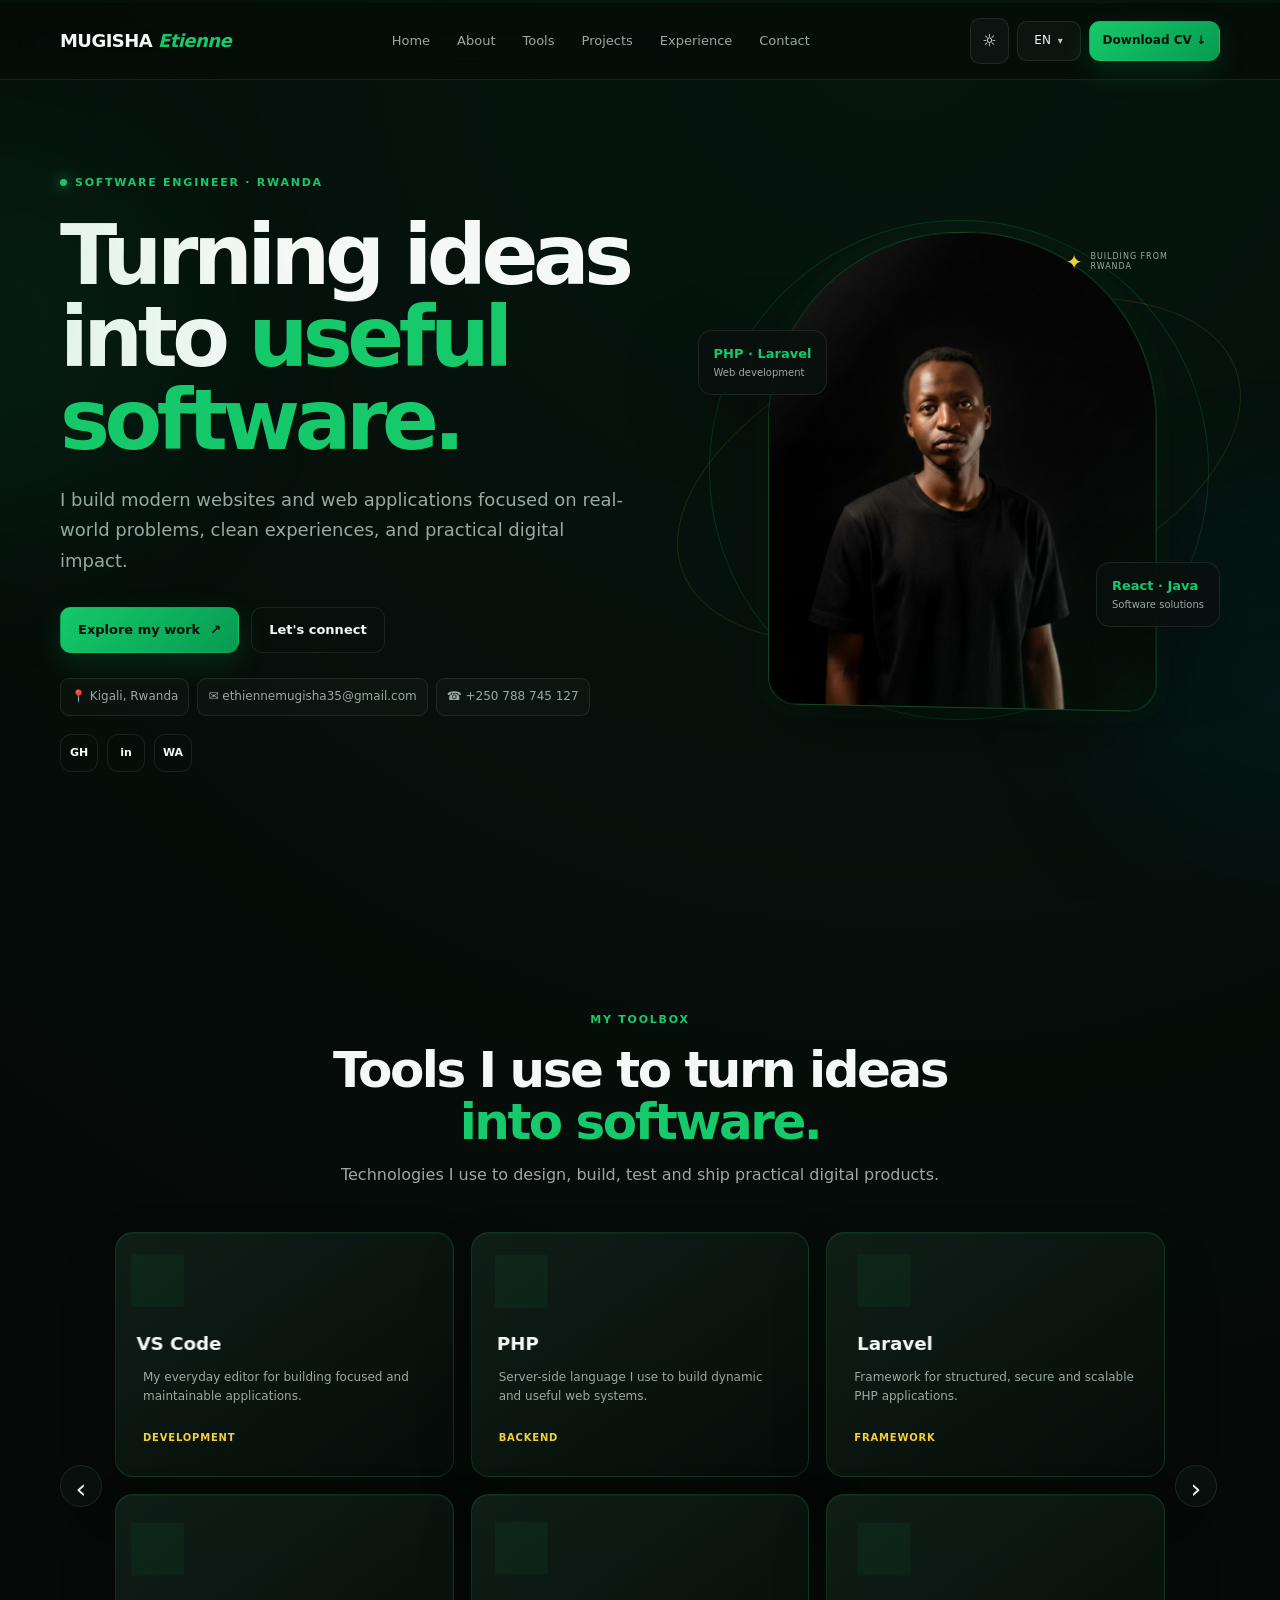
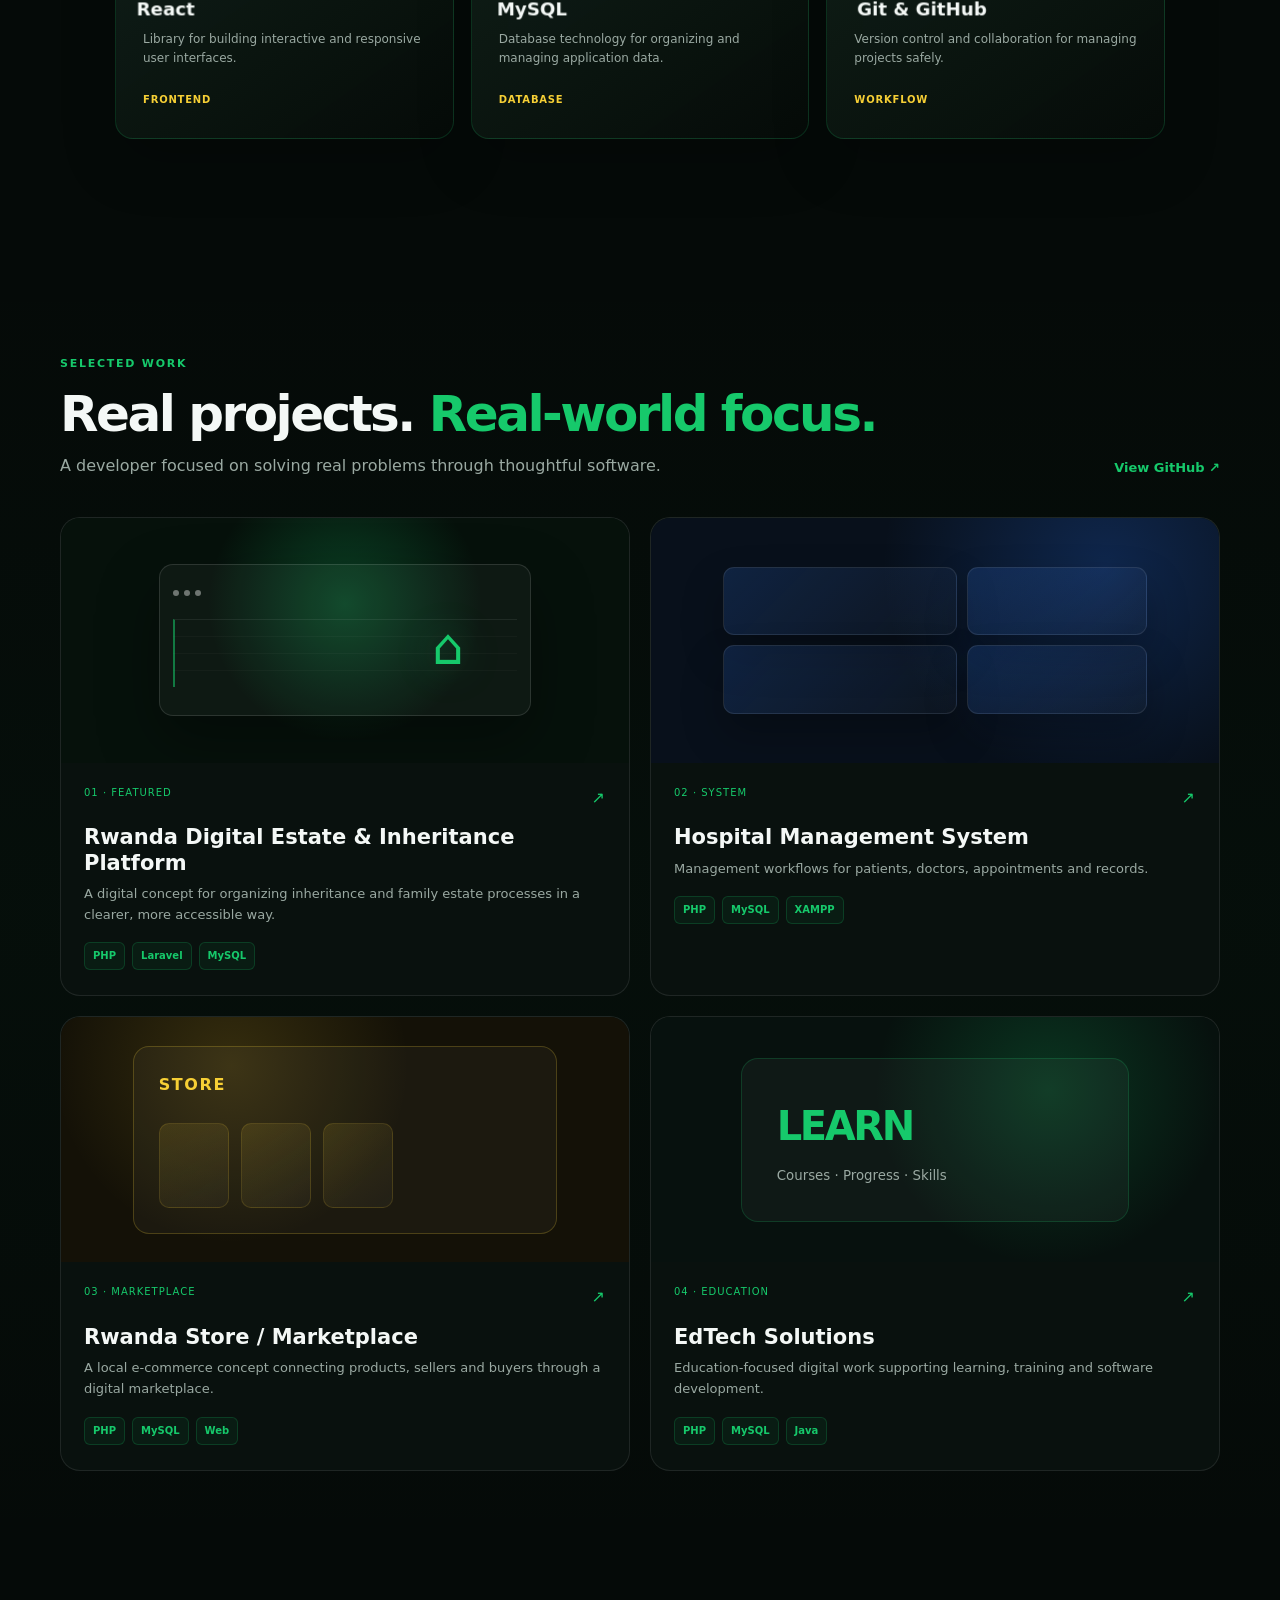
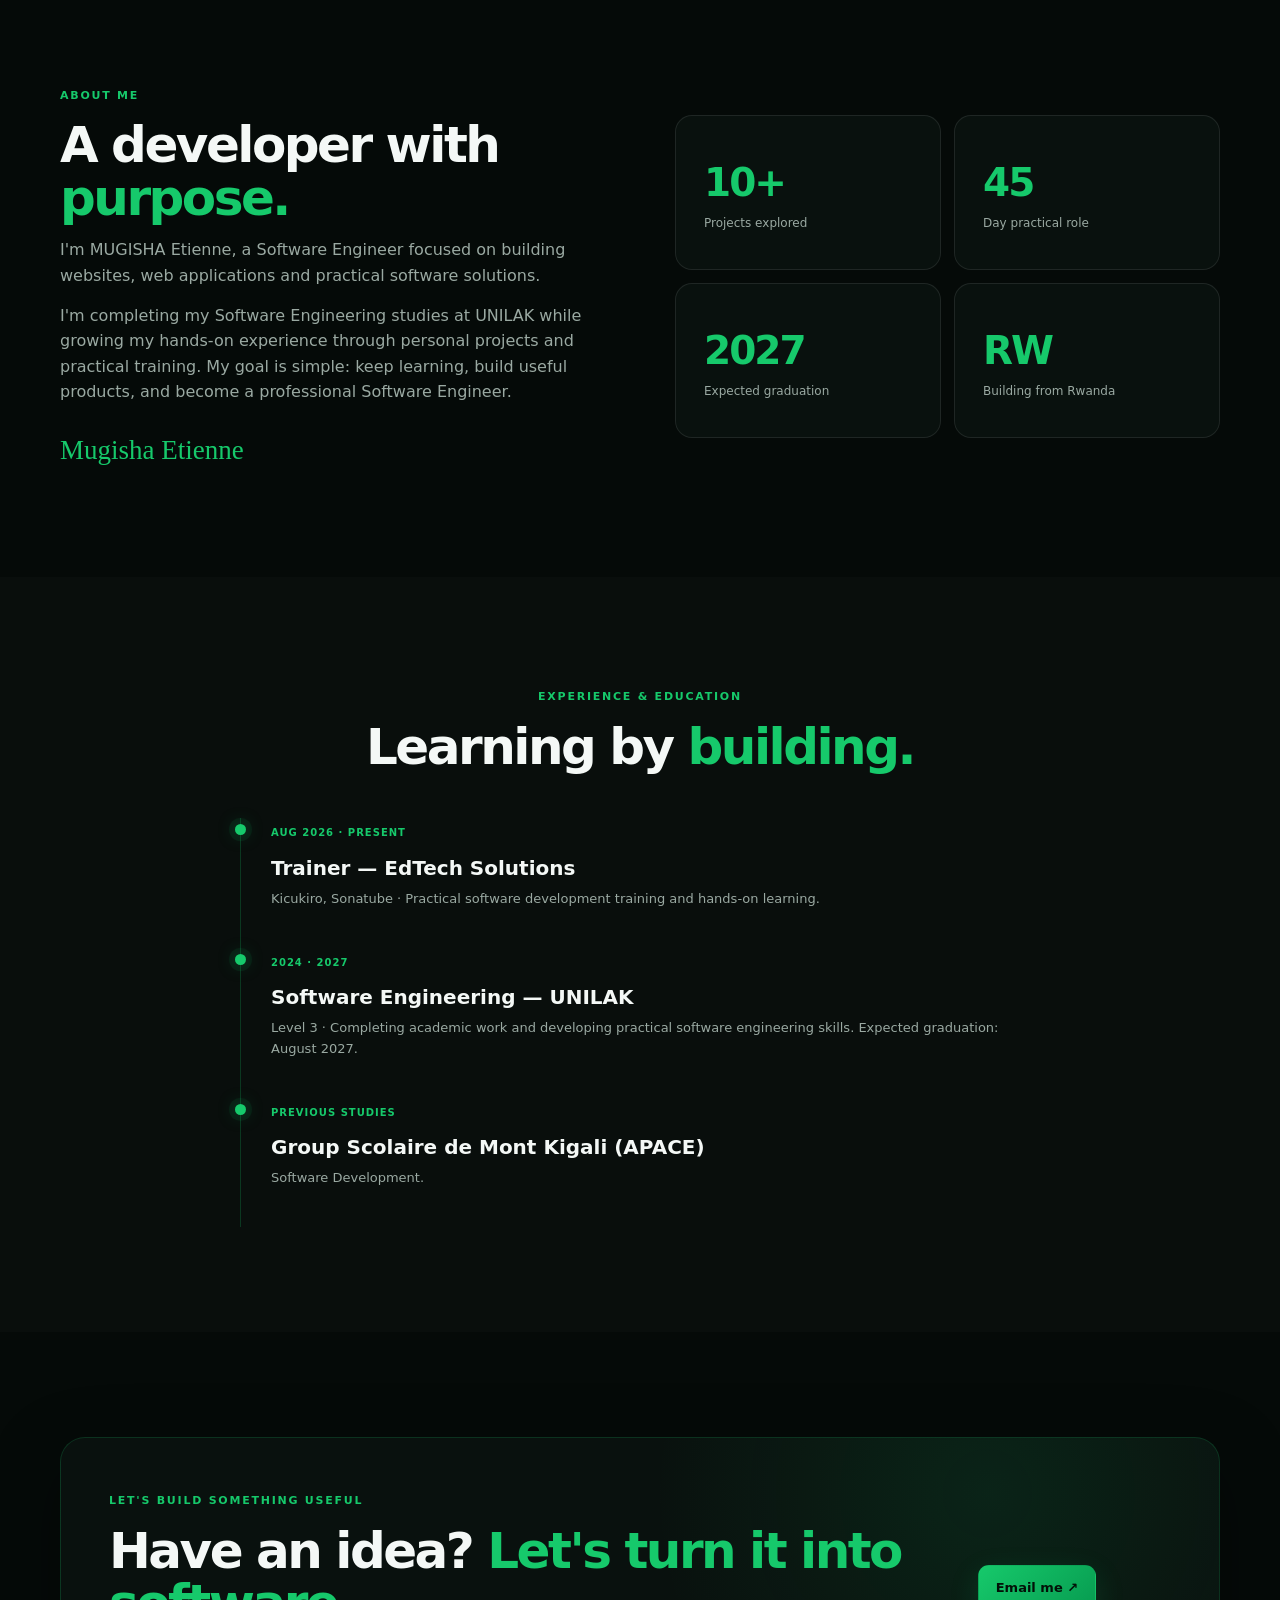
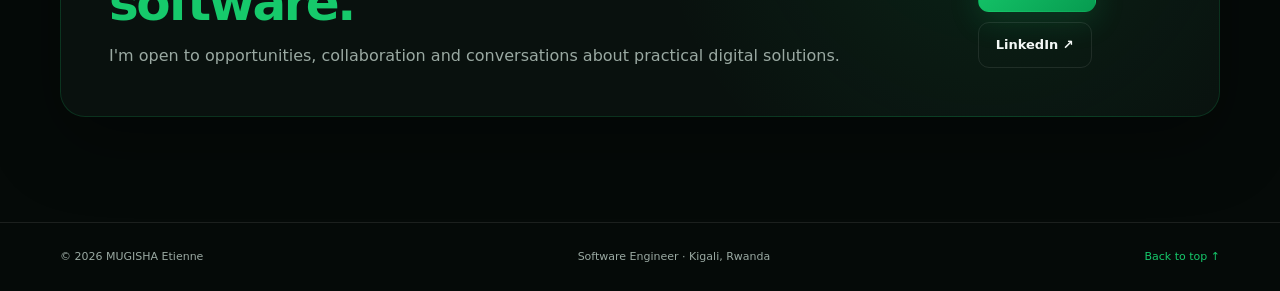
<file: index.html>
<!doctype html>
<html lang="en">
<head>
  <meta charset="utf-8">
  <meta name="viewport" content="width=device-width,initial-scale=1">
  <meta name="theme-color" content="#07110d">
  <meta name="description" content="Mugisha Etienne — Software Engineer building practical websites, web apps and digital solutions from Rwanda.">
  <title>Mugisha Etienne | Software Engineer</title>
  <link rel="icon" href="profile.jpg">
  <link rel="stylesheet" href="styles.css">
</head>
<body>
  <div class="progress"><span id="progress"></span></div>
  <header class="site-header" id="top">
    <nav class="nav container">
      <a class="brand" href="#home"><span>MUGISHA</span> <b>Etienne</b></a>
      <div class="nav-links" id="navLinks">
        <a href="#home" data-i18n="nav.home">Home</a><a href="#about" data-i18n="nav.about">About</a><a href="#tools" data-i18n="nav.tools">Tools</a><a href="#projects" data-i18n="nav.projects">Projects</a><a href="#experience" data-i18n="nav.experience">Experience</a><a href="#contact" data-i18n="nav.contact">Contact</a>
      </div>
      <div class="nav-actions">
        <button class="icon-btn" id="themeBtn" aria-label="Toggle theme">☼</button>
        <div class="language-picker" id="languagePicker">
          <button class="lang-btn" id="langBtn" type="button" aria-haspopup="listbox" aria-expanded="false">EN <span>▾</span></button>
          <div class="language-menu" id="languageMenu" role="listbox" aria-label="Choose language">
            <button type="button" role="option" data-lang="en" aria-selected="true"><span>🇬🇧</span> English <b>EN</b></button>
            <button type="button" role="option" data-lang="rw" aria-selected="false"><span>🇷🇼</span> Kinyarwanda <b>RW</b></button>
            <button type="button" role="option" data-lang="fr" aria-selected="false"><span>🇫🇷</span> Français <b>FR</b></button>
          </div>
        </div>
        <a class="btn btn-small" href="Mugisha-Etienne-CV.pdf" download data-i18n="nav.cv">Download CV ↓</a>
        <button class="menu-btn" id="menuBtn" aria-label="Open menu">☰</button>
      </div>
    </nav>
  </header>

  <main>
    <section class="hero section" id="home">
      <div class="hero-glow glow-one"></div><div class="hero-glow glow-two"></div>
      <div class="container hero-grid">
        <div class="hero-copy reveal">
          <span class="eyebrow"><i></i> <span data-i18n="hero.eyebrow">Software Engineer · Rwanda</span></span>
          <h1 data-i18n="hero.title">Turning ideas into <span>useful software.</span></h1>
          <p class="hero-lead" data-i18n="hero.lead">I build modern websites and web applications focused on real-world problems, clean experiences, and practical digital impact.</p>
          <div class="hero-buttons"><a class="btn" href="#projects" data-i18n="hero.work">Explore my work <span>↗</span></a><a class="btn btn-ghost" href="#contact" data-i18n="hero.connect">Let's connect</a></div>
          <div class="contact-pills"><span data-i18n="hero.location">📍 Kigali, Rwanda</span><a href="mailto:ethiennemugisha35@gmail.com">✉ ethiennemugisha35@gmail.com</a><a href="tel:+250788745127">☎ +250 788 745 127</a></div>
          <div class="socials"><a href="https://github.com/MrAdorable2000" target="_blank" aria-label="GitHub">GH</a><a href="https://www.linkedin.com/in/mugisha-etienne" target="_blank" aria-label="LinkedIn">in</a><a href="https://wa.me/250788745127" target="_blank" aria-label="WhatsApp">WA</a></div>
        </div>
        <div class="hero-photo reveal delay">
          <div class="photo-orbit orbit-a"></div><div class="photo-orbit orbit-b"></div>
          <div class="photo-card"><img src="profile.jpg" alt="Mugisha Etienne, Software Engineer"><div class="photo-shine"></div></div>
          <div class="floating-card fc-one"><strong>PHP · Laravel</strong><small data-i18n="hero.webdev">Web development</small></div>
          <div class="floating-card fc-two"><strong>React · Java</strong><small data-i18n="hero.solutions">Software solutions</small></div>
          <div class="rwanda-mark"><span>✦</span><small data-i18n="hero.building">BUILDING FROM<br>RWANDA</small></div>
        </div>
      </div>
    </section>

    <section class="tools section" id="tools">
      <div class="container">
        <div class="section-head reveal"><span class="eyebrow" data-i18n="tools.label">My toolbox</span><h2 data-i18n="tools.title">Tools I use to turn ideas <span>into software.</span></h2><p data-i18n="tools.lead">Technologies I use to design, build, test and ship practical digital products.</p></div>
        <div class="tool-stage">
          <button class="slider-btn" id="prevTool">‹</button>
          <div class="tool-grid" id="toolGrid">
            <article class="tool-card"><div class="tool-icon">&lt;/&gt;</div><h3>VS Code</h3><p data-i18n="tools.vscode">My everyday editor for building focused and maintainable applications.</p><b>Development</b></article>
            <article class="tool-card"><div class="tool-icon">PHP</div><h3>PHP</h3><p data-i18n="tools.php">Server-side language I use to build dynamic and useful web systems.</p><b>Backend</b></article>
            <article class="tool-card"><div class="tool-icon">⌬</div><h3>Laravel</h3><p data-i18n="tools.laravel">Framework for structured, secure and scalable PHP applications.</p><b>Framework</b></article>
            <article class="tool-card"><div class="tool-icon">⚛</div><h3>React</h3><p data-i18n="tools.react">Library for building interactive and responsive user interfaces.</p><b>Frontend</b></article>
            <article class="tool-card"><div class="tool-icon">SQL</div><h3>MySQL</h3><p data-i18n="tools.mysql">Database technology for organizing and managing application data.</p><b>Database</b></article>
            <article class="tool-card"><div class="tool-icon">◆</div><h3>Git &amp; GitHub</h3><p data-i18n="tools.git">Version control and collaboration for managing projects safely.</p><b>Workflow</b></article>
          </div>
          <button class="slider-btn" id="nextTool">›</button>
        </div>
      </div>
    </section>

    <section class="projects section" id="projects">
      <div class="container">
        <div class="project-heading reveal"><div><span class="eyebrow" data-i18n="projects.label">Selected work</span><h2 data-i18n="projects.title">Real projects. <span>Real-world focus.</span></h2><p data-i18n="projects.lead">A developer focused on solving real problems through thoughtful software.</p></div><a class="text-link" href="https://github.com/MrAdorable2000" target="_blank" data-i18n="projects.github">View GitHub ↗</a></div>
        <div class="project-grid">
          <article class="project-card featured reveal"><div class="project-visual visual-estate"><div class="visual-window"><span></span><span></span><span></span><div class="mock-lines"></div><div class="mock-house">⌂</div></div></div><div class="project-body"><div class="project-top"><span>01 · Featured</span><a href="https://github.com/MrAdorable2000" target="_blank">↗</a></div><h3>Rwanda Digital Estate &amp; Inheritance Platform</h3><p data-i18n="projects.estate">A digital concept for organizing inheritance and family estate processes in a clearer, more accessible way.</p><div class="tags"><b>PHP</b><b>Laravel</b><b>MySQL</b></div></div></article>
          <article class="project-card reveal"><div class="project-visual visual-hospital"><div class="dashboard-mock"><div></div><div></div><div></div><div></div></div></div><div class="project-body"><div class="project-top"><span>02 · System</span><a href="https://github.com/MrAdorable2000" target="_blank">↗</a></div><h3>Hospital Management System</h3><p data-i18n="projects.hospital">Management workflows for patients, doctors, appointments and records.</p><div class="tags"><b>PHP</b><b>MySQL</b><b>XAMPP</b></div></div></article>
          <article class="project-card reveal"><div class="project-visual visual-market"><div class="shop-mock"><span>STORE</span><div class="products-mock"><i></i><i></i><i></i></div></div></div><div class="project-body"><div class="project-top"><span>03 · Marketplace</span><a href="https://github.com/MrAdorable2000" target="_blank">↗</a></div><h3>Rwanda Store / Marketplace</h3><p data-i18n="projects.market">A local e-commerce concept connecting products, sellers and buyers through a digital marketplace.</p><div class="tags"><b>PHP</b><b>MySQL</b><b>Web</b></div></div></article>
          <article class="project-card reveal"><div class="project-visual visual-edtech"><div class="edu-mock"><strong>LEARN</strong><small>Courses · Progress · Skills</small></div></div><div class="project-body"><div class="project-top"><span>04 · Education</span><a href="https://github.com/MrAdorable2000" target="_blank">↗</a></div><h3>EdTech Solutions</h3><p data-i18n="projects.edtech">Education-focused digital work supporting learning, training and software development.</p><div class="tags"><b>PHP</b><b>MySQL</b><b>Java</b></div></div></article>
        </div>
      </div>
    </section>

    <section class="about section" id="about">
      <div class="container about-grid">
        <div class="reveal"><span class="eyebrow" data-i18n="about.label">About me</span><h2 data-i18n="about.title">A developer with <span>purpose.</span></h2><p data-i18n="about.p1">I'm MUGISHA Etienne, a Software Engineer focused on building websites, web applications and practical software solutions.</p><p data-i18n="about.p2">I'm completing my Software Engineering studies at UNILAK while growing my hands-on experience through personal projects and practical training. My goal is simple: keep learning, build useful products, and become a professional Software Engineer.</p><div class="signature">Mugisha Etienne</div></div>
        <div class="stats reveal delay"><div><strong>10+</strong><span>Projects explored</span></div><div><strong>45</strong><span>Day practical role</span></div><div><strong>2027</strong><span>Expected graduation</span></div><div><strong>RW</strong><span>Building from Rwanda</span></div></div>
      </div>
    </section>

    <section class="experience section" id="experience">
      <div class="container">
        <div class="section-head reveal"><span class="eyebrow" data-i18n="experience.label">Experience &amp; education</span><h2 data-i18n="experience.title">Learning by <span>building.</span></h2></div>
        <div class="timeline">
          <article class="timeline-item reveal"><div class="dot"></div><div><span class="time">Aug 2026 · Present</span><h3>Trainer — EdTech Solutions</h3><p data-i18n="experience.edtech">Kicukiro, Sonatube · Practical software development training and hands-on learning.</p></div></article>
          <article class="timeline-item reveal"><div class="dot"></div><div><span class="time">2024 · 2027</span><h3>Software Engineering — UNILAK</h3><p data-i18n="experience.unilak">Level 3 · Completing academic work and developing practical software engineering skills. Expected graduation: August 2027.</p></div></article>
          <article class="timeline-item reveal"><div class="dot"></div><div><span class="time">Previous studies</span><h3>Group Scolaire de Mont Kigali (APACE)</h3><p data-i18n="experience.school">Software Development.</p></div></article>
        </div>
      </div>
    </section>

    <section class="contact section" id="contact">
      <div class="container contact-box reveal"><div><span class="eyebrow" data-i18n="contact.label">Let's build something useful</span><h2 data-i18n="contact.title">Have an idea? <span>Let's turn it into software.</span></h2><p data-i18n="contact.lead">I'm open to opportunities, collaboration and conversations about practical digital solutions.</p></div><div class="contact-actions"><a class="btn" href="mailto:ethiennemugisha35@gmail.com" data-i18n="contact.email">Email me ↗</a><a class="btn btn-ghost" href="https://www.linkedin.com/in/mugisha-etienne" target="_blank" data-i18n="contact.linkedin">LinkedIn ↗</a></div></div>
    </section>
  </main>
  <footer><div class="container footer-inner"><span>© 2026 MUGISHA Etienne</span><span data-i18n="footer.role">Software Engineer · Kigali, Rwanda</span><a href="#top" data-i18n="footer.top">Back to top ↑</a></div></footer>
  <script src="script.js"></script>
</body>
</html>
</file>
<file: styles.css>
:root{--bg:#050a08;--surface:#09110e;--surface2:#0d1713;--text:#f4f8f6;--muted:#9aa9a2;--line:rgba(255,255,255,.09);--green:#16c96b;--green2:#08a955;--yellow:#f6cf35;--shadow:0 24px 70px rgba(0,0,0,.35)}
*{box-sizing:border-box}html{scroll-behavior:smooth}body{margin:0;background:radial-gradient(circle at 70% 0%,rgba(9,113,66,.12),transparent 28%),var(--bg);color:var(--text);font-family:Inter,ui-sans-serif,system-ui,-apple-system,BlinkMacSystemFont,"Segoe UI",sans-serif;line-height:1.6}body.light{--bg:#f5f8f6;--surface:#fff;--surface2:#eef4f0;--text:#0b1711;--muted:#5e6b64;--line:rgba(0,0,0,.09);background:var(--bg)}a{color:inherit;text-decoration:none}button{font:inherit}.container{width:min(1160px,calc(100% - 40px));margin:auto}.section{padding:105px 0}.progress{position:fixed;top:0;left:0;right:0;height:3px;z-index:100}.progress span{display:block;height:100%;width:0;background:linear-gradient(90deg,var(--green),var(--yellow));box-shadow:0 0 16px var(--green)}
.site-header{position:fixed;top:3px;left:0;right:0;z-index:90;background:rgba(5,10,8,.62);backdrop-filter:blur(18px);border-bottom:1px solid var(--line)}body.light .site-header{background:rgba(245,248,246,.75)}.nav{height:76px;display:flex;align-items:center;justify-content:space-between;gap:20px}.brand{font-size:18px;font-weight:850;letter-spacing:-.03em}.brand b{color:var(--green);font-style:italic;font-weight:600}.nav-links{display:flex;gap:5px}.nav-links a{padding:9px 11px;color:var(--muted);font-size:13px;border-radius:9px;transition:.25s}.nav-links a:hover{color:var(--text);background:rgba(22,201,107,.08)}.nav-actions{display:flex;align-items:center;gap:8px}.icon-btn,.lang-btn,.menu-btn{border:1px solid var(--line);background:rgba(255,255,255,.03);color:var(--text);border-radius:10px;padding:9px 11px;cursor:pointer}.lang-btn{font-size:12px}.menu-btn{display:none}.btn{display:inline-flex;align-items:center;justify-content:center;gap:10px;border:1px solid transparent;border-radius:11px;padding:12px 17px;background:linear-gradient(135deg,var(--green),#079b50);color:#031108;font-weight:800;font-size:13px;box-shadow:0 10px 30px rgba(22,201,107,.16);transition:.25s;cursor:pointer}.btn:hover{transform:translateY(-2px);box-shadow:0 15px 35px rgba(22,201,107,.23)}.btn-ghost{background:transparent;color:var(--text);border-color:var(--line);box-shadow:none}.btn-small{padding:9px 13px;font-size:12px}
.hero{min-height:100vh;padding-top:145px;display:flex;align-items:center;position:relative;overflow:hidden}.hero-grid{display:grid;grid-template-columns:1.05fr .95fr;align-items:center;gap:60px}.eyebrow{display:inline-flex;align-items:center;gap:8px;text-transform:uppercase;letter-spacing:.16em;font-size:11px;font-weight:800;color:var(--green)}.eyebrow i{width:7px;height:7px;background:var(--green);border-radius:50%;box-shadow:0 0 14px var(--green)}h1{font-size:clamp(48px,7vw,84px);line-height:.98;letter-spacing:-.065em;margin:20px 0 24px;max-width:760px}h1 span,h2 span{color:var(--green)}.hero-lead{font-size:18px;line-height:1.7;color:var(--muted);max-width:650px}.hero-buttons{display:flex;gap:12px;margin:30px 0 25px}.contact-pills{display:flex;flex-wrap:wrap;gap:8px;color:var(--muted);font-size:12px}.contact-pills span,.contact-pills a{border:1px solid var(--line);background:rgba(255,255,255,.025);padding:8px 10px;border-radius:9px}.socials{display:flex;gap:9px;margin-top:18px}.socials a{display:grid;place-items:center;width:38px;height:38px;border:1px solid var(--line);border-radius:11px;font-size:11px;font-weight:800;transition:.25s}.socials a:hover{border-color:rgba(22,201,107,.5);color:var(--green);transform:translateY(-2px)}.hero-photo{min-height:560px;display:grid;place-items:center;position:relative}.photo-card{position:relative;width:min(390px,78vw);aspect-ratio:.82;overflow:hidden;border-radius:190px 190px 28px 28px;border:1px solid rgba(22,201,107,.32);box-shadow:var(--shadow),0 0 0 12px rgba(22,201,107,.025);transform:perspective(1000px) rotateY(-5deg);background:#0a0d0b}.photo-card img{width:100%;height:100%;object-fit:cover;object-position:center 25%;filter:contrast(1.04) saturate(.95)}.photo-shine{position:absolute;inset:0;background:linear-gradient(130deg,rgba(255,255,255,.13),transparent 26%,transparent 65%,rgba(22,201,107,.08));pointer-events:none}.photo-orbit{position:absolute;border:1px solid rgba(22,201,107,.18);border-radius:50%;transform:rotate(-20deg)}.orbit-a{width:500px;height:500px}.orbit-b{width:590px;height:300px;border-color:rgba(246,207,53,.12)}.floating-card{position:absolute;padding:13px 15px;border:1px solid var(--line);background:rgba(9,17,14,.82);backdrop-filter:blur(12px);border-radius:14px;box-shadow:var(--shadow);display:flex;flex-direction:column}.floating-card strong{font-size:13px;color:var(--green)}.floating-card small{font-size:10px;color:var(--muted)}.fc-one{left:0;top:25%}.fc-two{right:0;bottom:22%}.rwanda-mark{position:absolute;right:10%;top:10%;display:flex;align-items:center;gap:8px;color:var(--yellow);font-size:20px}.rwanda-mark small{font-size:8px;letter-spacing:.12em;line-height:1.3;color:var(--muted)}.hero-glow{position:absolute;border-radius:50%;filter:blur(80px);pointer-events:none}.glow-one{width:420px;height:420px;background:rgba(22,201,107,.07);left:-220px;top:120px}.glow-two{width:360px;height:360px;background:rgba(0,164,211,.05);right:-180px;bottom:40px}
.section-head{text-align:center;max-width:720px;margin:0 auto 45px}.section-head h2,.project-heading h2,.about h2,.contact h2{font-size:clamp(32px,4vw,50px);line-height:1.05;letter-spacing:-.05em;margin:13px 0}.section-head p,.project-heading p,.about p,.contact p{color:var(--muted);margin:0}.tool-stage{display:grid;grid-template-columns:45px 1fr 45px;gap:10px;align-items:center}.slider-btn{width:42px;height:42px;border-radius:50%;border:1px solid var(--line);background:var(--surface);color:var(--text);cursor:pointer;font-size:27px}.tool-grid{display:grid;grid-template-columns:repeat(3,1fr);gap:17px;perspective:1400px}.tool-card{min-height:245px;padding:27px;border:1px solid rgba(22,201,107,.18);background:linear-gradient(145deg,rgba(18,34,27,.85),rgba(6,12,9,.92));border-radius:18px;box-shadow:inset 0 1px rgba(255,255,255,.04),0 25px 55px rgba(0,0,0,.2);transform-style:preserve-3d;transition:transform .35s,box-shadow .35s,border-color .35s}.tool-card:hover{transform:translateY(-12px) rotateX(7deg) rotateY(-6deg) translateZ(20px);border-color:rgba(22,201,107,.65);box-shadow:0 35px 65px rgba(0,0,0,.42),0 0 35px rgba(22,201,107,.08)}.tool-icon{width:50px;height:50px;display:grid;place-items:center;border-radius:14px;border:1px solid rgba(22,201,107,.25);color:var(--green);font-weight:900;background:rgba(22,201,107,.06);transform:translateZ(30px);font-size:17px}.tool-card h3{margin:22px 0 7px;font-size:18px;transform:translateZ(18px)}.tool-card p{font-size:12px;color:var(--muted);margin:0 0 17px}.tool-card b{font-size:10px;color:var(--yellow);letter-spacing:.08em;text-transform:uppercase}
.projects{background:linear-gradient(180deg,transparent,rgba(22,201,107,.025),transparent)}.project-heading{display:flex;justify-content:space-between;align-items:end;gap:25px;margin-bottom:38px}.text-link{font-size:13px;color:var(--green);font-weight:800}.project-grid{display:grid;grid-template-columns:repeat(2,1fr);gap:20px}.project-card{overflow:hidden;border:1px solid var(--line);border-radius:20px;background:var(--surface);transition:.35s}.project-card:hover{transform:translateY(-7px);border-color:rgba(22,201,107,.3);box-shadow:var(--shadow)}.project-visual{height:245px;display:grid;place-items:center;padding:25px;overflow:hidden}.visual-estate{background:radial-gradient(circle at 50% 35%,rgba(22,201,107,.28),transparent 42%),#06110b}.visual-hospital{background:radial-gradient(circle at 80% 20%,rgba(40,120,255,.22),transparent 45%),#08101b}.visual-market{background:radial-gradient(circle at 30% 20%,rgba(246,207,53,.15),transparent 40%),#141107}.visual-edtech{background:radial-gradient(circle at 70% 30%,rgba(22,201,107,.2),transparent 40%),#07110e}.visual-window{width:72%;height:78%;border:1px solid rgba(255,255,255,.12);border-radius:14px;background:rgba(255,255,255,.035);padding:13px;position:relative;box-shadow:0 25px 60px rgba(0,0,0,.35)}.visual-window>span{display:inline-block;width:6px;height:6px;border-radius:50%;background:rgba(255,255,255,.4);margin-right:5px}.mock-lines{height:55%;margin-top:15px;border-left:2px solid rgba(22,201,107,.55);border-top:1px solid rgba(255,255,255,.08);background:repeating-linear-gradient(0deg,transparent 0 16px,rgba(255,255,255,.06) 17px)}.mock-house{position:absolute;right:18%;top:28%;font-size:50px;color:var(--green);filter:drop-shadow(0 0 20px rgba(22,201,107,.35))}.dashboard-mock{width:82%;height:75%;display:grid;grid-template-columns:1.3fr 1fr;grid-template-rows:1fr 1fr;gap:10px}.dashboard-mock div{border:1px solid rgba(255,255,255,.09);border-radius:11px;background:linear-gradient(135deg,rgba(55,130,255,.17),rgba(255,255,255,.025));box-shadow:0 20px 40px rgba(0,0,0,.25)}.shop-mock{width:82%;padding:25px;border:1px solid rgba(246,207,53,.22);border-radius:16px;background:rgba(255,255,255,.035)}.shop-mock span{font-weight:900;color:var(--yellow);letter-spacing:.1em}.products-mock{display:flex;gap:12px;margin-top:25px}.products-mock i{width:70px;height:85px;border-radius:10px;background:linear-gradient(145deg,#d8b93722,#ffffff08);border:1px solid rgba(246,207,53,.14)}.edu-mock{width:75%;padding:35px;border:1px solid rgba(22,201,107,.2);border-radius:17px;background:rgba(255,255,255,.035);display:flex;flex-direction:column;gap:7px}.edu-mock strong{font-size:40px;color:var(--green);letter-spacing:-.06em}.edu-mock small{color:var(--muted)}.project-body{padding:22px 23px 25px}.project-top{display:flex;justify-content:space-between;color:var(--green);font-size:10px;text-transform:uppercase;letter-spacing:.1em}.project-top a{font-size:16px}.project-body h3{font-size:21px;line-height:1.2;margin:15px 0 8px}.project-body p{font-size:13px;color:var(--muted);margin:0 0 17px}.tags{display:flex;gap:7px}.tags b{font-size:10px;color:var(--green);border:1px solid rgba(22,201,107,.2);background:rgba(22,201,107,.06);padding:5px 8px;border-radius:6px}
.about-grid{display:grid;grid-template-columns:1fr 1fr;gap:70px;align-items:center}.about p{max-width:590px;margin-bottom:14px}.signature{font-family:cursive;color:var(--green);font-size:27px;margin-top:24px}.stats{display:grid;grid-template-columns:1fr 1fr;gap:13px}.stats div{padding:28px;border:1px solid var(--line);background:var(--surface);border-radius:17px;min-height:155px;display:flex;flex-direction:column;justify-content:center}.stats strong{font-size:39px;letter-spacing:-.05em;color:var(--green)}.stats span{color:var(--muted);font-size:12px}.experience{background:rgba(255,255,255,.015)}.timeline{max-width:800px;margin:auto;border-left:1px solid rgba(22,201,107,.22);padding-left:30px}.timeline-item{position:relative;padding:0 0 38px}.dot{position:absolute;left:-36px;top:6px;width:11px;height:11px;border-radius:50%;background:var(--green);box-shadow:0 0 0 6px rgba(22,201,107,.08),0 0 18px rgba(22,201,107,.35)}.time{color:var(--green);font-size:10px;text-transform:uppercase;letter-spacing:.1em;font-weight:800}.timeline h3{margin:8px 0 5px;font-size:20px}.timeline p{color:var(--muted);font-size:13px;margin:0}.contact-box{padding:48px;border:1px solid rgba(22,201,107,.18);background:radial-gradient(circle at 80% 20%,rgba(22,201,107,.1),transparent 35%),var(--surface);border-radius:25px;display:flex;justify-content:space-between;gap:30px;align-items:end;box-shadow:var(--shadow)}.contact-actions{display:flex;gap:10px;flex-wrap:wrap}footer{border-top:1px solid var(--line);padding:25px 0;color:var(--muted);font-size:11px}.footer-inner{display:flex;justify-content:space-between;gap:15px}.footer-inner a{color:var(--green)}.reveal{opacity:0;transform:translateY(25px);transition:opacity .7s ease,transform .7s ease}.reveal.show{opacity:1;transform:none}.delay{transition-delay:.12s}
@media(max-width:950px){.nav-links{display:none}.menu-btn{display:block}.hero-grid,.about-grid{grid-template-columns:1fr}.hero{padding-top:120px}.hero-photo{min-height:520px}.tool-grid{grid-template-columns:repeat(2,1fr)}.contact-box{align-items:start;flex-direction:column}}
@media(max-width:650px){.container{width:min(100% - 28px,1160px)}.nav{height:68px}.nav-actions .btn-small,.lang-btn{display:none}.hero{padding-top:110px}.hero-copy{text-align:center}.hero-buttons{justify-content:center;flex-wrap:wrap}.contact-pills,.socials{justify-content:center}.hero-photo{min-height:460px}.photo-card{width:300px}.orbit-a{width:360px;height:360px}.orbit-b{width:430px;height:230px}.fc-one{left:0}.fc-two{right:0}.tool-stage{grid-template-columns:1fr}.slider-btn{display:none}.tool-grid{grid-template-columns:1fr}.project-heading{align-items:start;flex-direction:column}.project-grid{grid-template-columns:1fr}.project-visual{height:210px}.stats{grid-template-columns:1fr}.contact-box{padding:30px 22px}.footer-inner{flex-direction:column}}

/* Language picker */
.language-picker{position:relative}.lang-btn{min-width:64px;display:flex;align-items:center;justify-content:center;gap:7px}.lang-btn span{font-size:10px;opacity:.8}.language-menu{position:absolute;right:0;top:calc(100% + 9px);width:190px;padding:7px;border:1px solid var(--line);border-radius:14px;background:var(--surface);box-shadow:0 22px 55px rgba(0,0,0,.35);opacity:0;visibility:hidden;transform:translateY(-6px) scale(.98);transition:.2s ease;z-index:120}.language-menu.open{opacity:1;visibility:visible;transform:none}.language-menu button{width:100%;display:grid;grid-template-columns:24px 1fr auto;align-items:center;gap:8px;padding:10px 11px;border:0;border-radius:9px;background:transparent;color:var(--text);text-align:left;cursor:pointer;font:inherit;font-size:12px}.language-menu button:hover{background:rgba(22,201,107,.08)}.language-menu button[aria-selected="true"]{background:rgba(22,201,107,.12);color:var(--green)}.language-menu button b{font-size:10px;color:var(--muted);font-weight:800}.language-menu button[aria-selected="true"] b{color:var(--green)}
@media(max-width:650px){.nav-actions .language-picker{display:block}.nav-actions .lang-btn{display:flex}.language-menu{right:-4px}.nav-actions .btn-small{display:none}}
</file>
